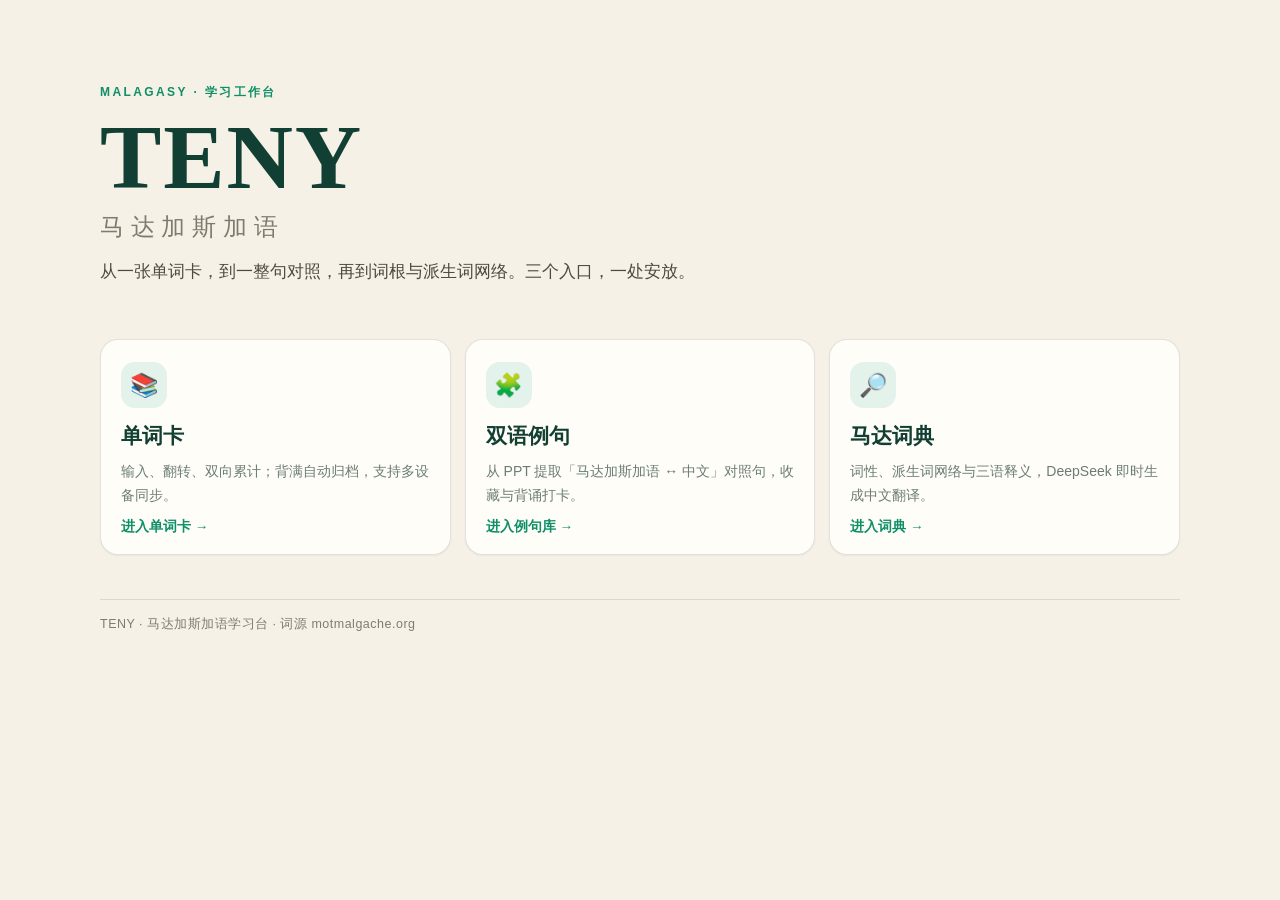
<file: index.html>
<!doctype html>
<html lang="zh-CN">
<head>
<meta charset="utf-8" />
<meta name="viewport" content="width=device-width, initial-scale=1" />
<title>TENY · 马达加斯加语学习台</title>
<meta name="description" content="单词卡、双语例句、马达加斯加语词典，三个入口。" />
<meta name="theme-color" content="#f6f1e6" />
<link rel="icon" href="/wordcard/assets/img/icon.svg" type="image/svg+xml" />
<link rel="stylesheet" href="/site.css" />
<style>
  .home {
    max-width: 1080px;
    margin: 0 auto;
    padding: clamp(30px, 8vw, 76px) clamp(18px, 4vw, 28px) 56px;
  }
  .eyebrow {
    margin: 0;
    font-size: 12px;
    letter-spacing: 0.2em;
    font-weight: 600;
    color: var(--primary);
  }
  .hero h1 {
    font-family: var(--tn-serif);
    font-size: clamp(52px, 12vw, 92px);
    line-height: 0.92;
    letter-spacing: 0.02em;
    margin: 14px 0 18px;
    color: var(--tn-forest);
  }
  .hero h1 span {
    display: block;
    margin-top: 16px;
    font-family: var(--tn-serif);
    font-size: clamp(16px, 4vw, 24px);
    font-weight: 400;
    letter-spacing: 0.28em;
    color: #807b6e;
  }
  .sub {
    max-width: 35em;
    margin: 0;
    color: #4c4a42;
    font-size: clamp(15px, 2.6vw, 17px);
    line-height: 1.85;
  }
  .cards {
    display: grid;
    grid-template-columns: repeat(3, minmax(0, 1fr));
    gap: 14px;
    margin-top: clamp(28px, 6vw, 52px);
  }
  .card {
    display: flex;
    flex-direction: column;
    gap: 10px;
    padding: 22px 20px 18px;
    background: var(--card);
    border: 1px solid var(--tn-line);
    border-radius: 18px;
    box-shadow: 0 1px 2px rgba(27, 26, 22, 0.05);
    text-decoration: none;
    color: inherit;
    transition: transform 0.18s ease, box-shadow 0.18s ease, border-color 0.18s ease;
  }
  .card:hover {
    transform: translateY(-3px);
    border-color: #2f7a62;
    box-shadow: 0 12px 28px rgba(18, 63, 51, 0.1);
  }
  .icon {
    width: 46px;
    height: 46px;
    display: grid;
    place-items: center;
    border-radius: 14px;
    background: var(--primary-soft);
    font-size: 23px;
  }
  .card h2 {
    margin: 4px 0 0;
    font-family: var(--tn-serif);
    font-size: 21px;
    color: var(--tn-forest);
  }
  .card p {
    flex: 1;
    margin: 0;
    color: #6b7d76;
    font-size: 14px;
    line-height: 1.7;
  }
  .go { font-size: 13.5px; font-weight: 600; color: var(--primary); }
  footer {
    margin-top: 44px;
    padding-top: 16px;
    border-top: 1px solid var(--tn-line);
    color: #807b6e;
    font-size: 12.5px;
    letter-spacing: 0.04em;
  }
  @media (max-width: 760px) {
    .cards { grid-template-columns: 1fr; }
    .card { flex-direction: row; align-items: flex-start; flex-wrap: wrap; }
    .card h2 { width: calc(100% - 62px); }
    .card p { width: 100%; padding-left: 56px; }
    .go { padding-left: 56px; }
  }
</style>
</head>
<body>
<main class="home">
  <header class="hero">
    <p class="eyebrow">MALAGASY · 学习工作台</p>
    <h1>TENY<span>马达加斯加语</span></h1>
    <p class="sub">从一张单词卡，到一整句对照，再到词根与派生词网络。三个入口，一处安放。</p>
  </header>

  <section class="cards" aria-label="三个学习入口">
    <a class="card" href="/wordcard/">
      <span class="icon">📚</span>
      <h2>单词卡</h2>
      <p>输入、翻转、双向累计；背满自动归档，支持多设备同步。</p>
      <span class="go">进入单词卡 →</span>
    </a>
    <a class="card" href="/examples/">
      <span class="icon">🧩</span>
      <h2>双语例句</h2>
      <p>从 PPT 提取「马达加斯加语 ↔ 中文」对照句，收藏与背诵打卡。</p>
      <span class="go">进入例句库 →</span>
    </a>
    <a class="card" href="/dict/">
      <span class="icon">🔎</span>
      <h2>马达词典</h2>
      <p>词性、派生词网络与三语释义，DeepSeek 即时生成中文翻译。</p>
      <span class="go">进入词典 →</span>
    </a>
  </section>

  <footer>TENY · 马达加斯加语学习台 · 词源 motmalgache.org</footer>
</main>
</body>
</html>
</file>
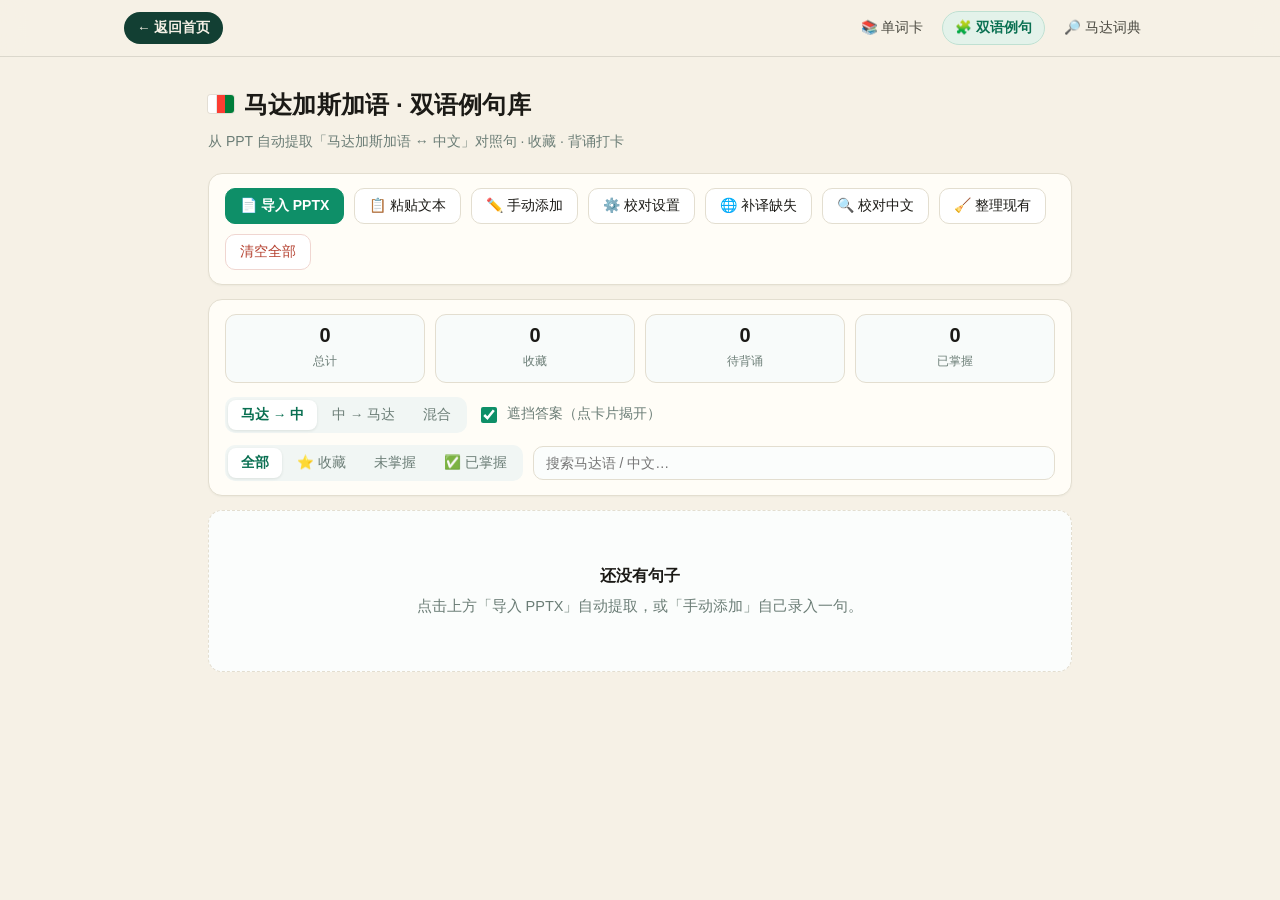
<file: examples/index.html>
<!DOCTYPE html>
<html lang="zh-CN">
<head>
<meta charset="UTF-8" />
<meta name="viewport" content="width=device-width, initial-scale=1" />
<title>马达加斯加语 · 双语例句库</title>
<script src="jszip.min.js"></script>
<style>
  :root{
    --bg:#f3f7f5;
    --card:#ffffff;
    --ink:#14231e;
    --muted:#6b7d76;
    --line:#e1e9e5;
    --accent:#0e8f68;
    --accent-dark:#0a7052;
    --accent-soft:#e6f5ef;
    --star:#e8a317;
    --radius:14px;
  }
  *{box-sizing:border-box;}
  html,body{margin:0;padding:0;}
  body{
    background:var(--bg);
    color:var(--ink);
    font-family:-apple-system,BlinkMacSystemFont,"Segoe UI","PingFang SC","Hiragino Sans GB","Microsoft YaHei",sans-serif;
    line-height:1.65;
    -webkit-font-smoothing:antialiased;
  }
  .wrap{max-width:900px;margin:0 auto;padding:28px 18px 80px;}

  /* ---------- Hero ---------- */
  .hero{margin-bottom:20px;}
  .hero h1{
    font-size:24px;margin:0 0 6px;letter-spacing:.2px;
    display:flex;align-items:center;gap:10px;
  }
  .hero h1 .flag{
    display:inline-flex;width:26px;height:18px;border-radius:3px;overflow:hidden;
    box-shadow:0 0 0 1px rgba(0,0,0,.08);flex:none;
  }
  .hero h1 .flag i{display:block;height:100%;}
  .hero h1 .flag i:nth-child(1){width:33%;background:#fff;border-right:1px solid #e6e6e6;}
  .hero h1 .flag i:nth-child(2){width:33.5%;background:#fc3d32;}
  .hero h1 .flag i:nth-child(3){width:33.5%;background:#007e3a;}
  .hero .sub{margin:0;color:var(--muted);font-size:14px;}

  /* ---------- Panels ---------- */
  .panel{
    background:var(--card);
    border:1px solid var(--line);
    border-radius:var(--radius);
    padding:14px 16px;
    margin-bottom:14px;
    box-shadow:0 1px 2px rgba(16,40,32,.04);
  }
  .row{display:flex;flex-wrap:wrap;gap:10px;align-items:center;}
  .row + .row{margin-top:12px;}

  /* ---------- Buttons ---------- */
  .btn{
    appearance:none;border:1px solid var(--line);background:#fff;color:var(--ink);
    padding:8px 14px;border-radius:10px;font-size:14px;cursor:pointer;
    font-family:inherit;transition:.15s;white-space:nowrap;
  }
  .btn:hover{background:#f7faf9;border-color:#cfdcd7;}
  .btn.primary{background:var(--accent);border-color:var(--accent);color:#fff;font-weight:600;}
  .btn.primary:hover{background:var(--accent-dark);border-color:var(--accent-dark);}
  .btn.danger{color:#b4402f;border-color:#f0d6d1;}
  .btn.danger:hover{background:#fdf2f0;}

  .status{font-size:13px;color:var(--accent-dark);margin-left:auto;}
  .status.err{color:#c0392b;}

  /* ---------- Stats ---------- */
  .stats{display:flex;gap:10px;flex-wrap:wrap;}
  .stat{
    flex:1 1 90px;min-width:80px;background:#f8fbfa;border:1px solid var(--line);
    border-radius:11px;padding:8px 10px;text-align:center;
  }
  .stat b{display:block;font-size:20px;line-height:1.2;}
  .stat span{font-size:12px;color:var(--muted);}

  /* ---------- Segmented ---------- */
  .segmented{display:inline-flex;background:#f1f6f4;border-radius:10px;padding:3px;gap:2px;flex-wrap:wrap;}
  .segmented button{
    appearance:none;border:0;background:transparent;font-family:inherit;
    padding:6px 13px;border-radius:8px;font-size:13.5px;color:var(--muted);cursor:pointer;transition:.15s;
  }
  .segmented button:hover{color:var(--ink);}
  .segmented button.active{background:#fff;color:var(--accent-dark);font-weight:600;box-shadow:0 1px 3px rgba(16,40,32,.1);}

  .switch{display:inline-flex;align-items:center;gap:7px;font-size:13.5px;color:var(--muted);cursor:pointer;user-select:none;}
  .switch input{accent-color:var(--accent);width:16px;height:16px;cursor:pointer;}

  input[type=search]{
    flex:1 1 180px;min-width:150px;padding:8px 12px;border-radius:10px;
    border:1px solid var(--line);font-family:inherit;font-size:14px;background:#fbfdfc;outline:none;
  }
  input[type=search]:focus{border-color:var(--accent);background:#fff;}

  /* ---------- Cards ---------- */
  #list{margin-top:4px;}
  .card{
    background:var(--card);border:1px solid var(--line);border-radius:var(--radius);
    padding:13px 16px 15px;margin-bottom:11px;
    box-shadow:0 1px 2px rgba(16,40,32,.04);
    transition:box-shadow .18s,border-color .18s,opacity .18s;
  }
  .card:hover{box-shadow:0 5px 16px rgba(16,40,32,.07);}
  .card.is-done{border-color:#cbe8db;background:#fbfefc;}
  .card.is-done .line{opacity:.72;}

  .card-head{display:flex;align-items:center;gap:8px;margin-bottom:8px;}
  .badge{
    font-size:11.5px;padding:2px 9px;border-radius:20px;background:var(--accent-soft);
    color:var(--accent-dark);font-weight:600;letter-spacing:.2px;
  }
  .badge.star-badge{background:#fdf4e0;color:#a97a05;}
  .badge.ai-badge{background:#efe9ff;color:#5b3ec8;}
  .badge.pend-badge{background:#fdeeee;color:#b04a3a;}
  .badge.warn-badge{background:#fff2e6;color:#b06a1f;}
  .badge.ok-badge{background:#e8f7ef;color:#2f7a52;}
  .actions{margin-left:auto;display:flex;gap:4px;}
  .icon{
    appearance:none;border:1px solid transparent;background:transparent;cursor:pointer;
    width:32px;height:32px;border-radius:9px;font-size:15px;line-height:1;
    color:#9db0a9;display:flex;align-items:center;justify-content:center;
    transition:.15s;font-family:inherit;padding:0;
  }
  .icon:hover{background:#f1f6f4;color:var(--ink);}
  .icon.on{color:var(--star);}
  .icon.on[data-act=done]{color:var(--accent);}

  .line{transition:filter .18s,opacity .18s;}
  .line.src{font-size:17px;font-weight:600;letter-spacing:.1px;}
  .line.tgt{font-size:15.5px;color:#4d635b;margin-top:3px;}

  .line.tgt.masked{
    filter:blur(6.5px);
    opacity:.65;
    cursor:pointer;
    user-select:none;
  }
  .line.tgt.masked:hover{opacity:.8;}
  .line.tgt.masked::selection{background:transparent;}

  .empty{
    text-align:center;color:var(--muted);padding:52px 20px;
    border:1.5px dashed var(--line);border-radius:var(--radius);background:#fbfdfc;font-size:14.5px;
  }
  .empty b{display:block;font-size:16px;color:var(--ink);margin-bottom:6px;}

  /* ---------- Modal ---------- */
  .modal{
    position:fixed;inset:0;background:rgba(12,32,26,.42);
    display:none;align-items:center;justify-content:center;padding:18px;z-index:50;
    backdrop-filter:blur(2px);
  }
  .modal.open{display:flex;}
  .modal-box{
    background:#fff;border-radius:16px;padding:22px;width:100%;max-width:560px;
    max-height:88vh;overflow:auto;box-shadow:0 20px 60px rgba(10,40,30,.25);
  }
  .modal-box h3{margin:0 0 6px;font-size:18px;}
  .modal-box .hint{margin:0 0 14px;font-size:13px;color:var(--muted);}
  .field{display:block;margin-bottom:13px;}
  .field span{display:block;font-size:13px;font-weight:600;color:var(--muted);margin-bottom:5px;}
  .field input,.field textarea{
    width:100%;padding:10px 12px;border-radius:10px;border:1px solid var(--line);
    font-family:inherit;font-size:14.5px;background:#fbfdfc;outline:none;resize:vertical;
  }
  .field input:focus,.field textarea:focus{border-color:var(--accent);background:#fff;}
  .field.cbx{display:flex;align-items:center;gap:8px;}
  .field.cbx input{width:auto;margin:0;}
  .field.cbx span{display:inline;margin:0;color:var(--ink);}
  .modal-foot{display:flex;justify-content:flex-end;gap:10px;margin-top:18px;}

  @media (max-width:560px){
    .wrap{padding:18px 12px 70px;}
    .hero h1{font-size:19px;}
    .status{margin-left:0;width:100%;}
    .line.src{font-size:16px;}
  }
</style>
<link rel="stylesheet" href="/site.css" />
</head>
<body>
<header class="tn-bar">
  <div class="tn-inner">
    <a class="tn-back" href="/">← 返回首页</a>
    <nav class="tn-nav" aria-label="站点导航">
      <a href="/wordcard/">📚 单词卡</a>
      <a href="/examples/" class="active">🧩 双语例句</a>
      <a href="/dict/">🔎 马达词典</a>
    </nav>
  </div>
</header>
<div class="wrap">

  <header class="hero">
    <h1><span class="flag"><i></i><i></i><i></i></span>马达加斯加语 · 双语例句库</h1>
    <p class="sub">从 PPT 自动提取「马达加斯加语 ↔ 中文」对照句 · 收藏 · 背诵打卡</p>
  </header>

  <!-- 工具栏 -->
  <section class="panel">
    <div class="row">
      <button class="btn primary" id="importBtn">📄 导入 PPTX</button>
      <input type="file" id="fileInput" accept=".pptx" hidden />
      <button class="btn" id="pasteBtn">📋 粘贴文本</button>
      <button class="btn" id="manualBtn">✏️ 手动添加</button>
      <button class="btn" id="aiBtn">⚙️ 校对设置</button>
      <button class="btn" id="fillBtn">🌐 补译缺失</button>
      <button class="btn" id="reviewBtn">🔍 校对中文</button>
      <button class="btn" id="tidyBtn">🧹 整理现有</button>
      <button class="btn danger" id="clearBtn">清空全部</button>
      <span class="status" id="status"></span>
    </div>
  </section>

  <!-- 统计 + 控制 -->
  <section class="panel">
    <div class="row stats">
      <div class="stat"><b id="statAll">0</b><span>总计</span></div>
      <div class="stat"><b id="statStar">0</b><span>收藏</span></div>
      <div class="stat"><b id="statTodo">0</b><span>待背诵</span></div>
      <div class="stat"><b id="statDone">0</b><span>已掌握</span></div>
    </div>
    <div class="row" style="margin-top:14px;">
      <div class="segmented" id="dirSeg">
        <button data-dir="mg2zh">马达 → 中</button>
        <button data-dir="zh2mg">中 → 马达</button>
        <button data-dir="mixed">混合</button>
      </div>
      <label class="switch"><input type="checkbox" id="hideToggle" checked /> 遮挡答案（点卡片揭开）</label>
    </div>
    <div class="row">
      <div class="segmented" id="filterSeg">
        <button data-filter="all">全部</button>
        <button data-filter="star">⭐ 收藏</button>
        <button data-filter="todo">未掌握</button>
        <button data-filter="done">✅ 已掌握</button>
      </div>
      <input type="search" id="search" placeholder="搜索马达语 / 中文…" />
    </div>
  </section>

  <main id="list"></main>
</div>

<!-- 弹窗 -->
<div class="modal" id="modal"><div class="modal-box"></div></div>

<script>
/* =========================================================
   数据层
   ========================================================= */
const DATA_KEY = 'mg-zh-sentences-v1';
const SETTINGS_KEY = 'mg-zh-settings-v1';

let sentences = [];
let settings = { dir: 'mg2zh', hidden: true, filter: 'all', apiKey: '', model: 'deepseek-chat', verify: true };

function loadAll(){
  try{
    const raw = localStorage.getItem(DATA_KEY);
    if (raw) sentences = JSON.parse(raw) || [];
  }catch(e){ sentences = []; }
  try{
    const s = localStorage.getItem(SETTINGS_KEY);
    if (s) settings = Object.assign(settings, JSON.parse(s));
  }catch(e){}
}
function saveData(){
  try{ localStorage.setItem(DATA_KEY, JSON.stringify(sentences)); }catch(e){}
}
function saveSettings(){
  try{ localStorage.setItem(SETTINGS_KEY, JSON.stringify(settings)); }catch(e){}
}
function uid(){
  return Math.random().toString(36).slice(2,9) + Date.now().toString(36);
}
function esc(s){
  return String(s).replace(/[&<>"']/g, c => ({'&':'&amp;','<':'&lt;','>':'&gt;','"':'&quot;',"'":'&#39;'}[c]));
}

/* =========================================================
   语言识别 & 拆句
   ========================================================= */
const HAN_RE = /[\u3400-\u4dbf\u4e00-\u9fff\uf900-\ufaff]/;
const LATIN_RE = /[A-Za-zÀ-ÖØ-öø-ÿĀ-ſ]/;
const TRIM_RE = /^[\s\-–—:：·•|｜\/,、;；]+|[\s\-–—:：·•|｜\/,、;；]+$/g;
const PAREN_CHARS_RE = /[（）()【】\[\]［］]/g;
const SENT_PUNCT_RE = /[.,。，!！?？…]/;

/** 只去掉括号符号本身，括号里的内容保留 */
function stripParens(s){
  return String(s).replace(PAREN_CHARS_RE, ' ');
}

function cleanText(s){
  return stripParens(s)
    .replace(/\s+([.,!?;:。，！？；：、])/g, '$1')
    .replace(TRIM_RE, '')
    .replace(/\s+/g, ' ')
    .trim();
}

/** 只看马达语：带 。，?! 这类句读才算句子 */
function isSentence(mg){
  return SENT_PUNCT_RE.test(mg);
}

/** “……Rakoto.Rakoto” 这种重复人名：留一个在原句，多出来的挪到译文行 */
function fixNameTail(mg, zh){
  const m = mg.match(/^(.*?)([A-Za-zÀ-ÿ'\-]+)(\s*\.\s*)([A-Za-zÀ-ÿ'\-]+)\s*$/);
  if (!m) return { mg, zh };
  if (m[2].toLowerCase() !== m[4].toLowerCase()) return { mg, zh };
  const name = m[4];
  const newMg = m[1] + m[2] + '.';
  let newZh = zh;
  if (/[。！？.!?]$/.test(newZh)) newZh = newZh.slice(0, -1) + '，' + name + '。';
  else newZh = newZh + '，' + name + '。';
  return { mg: newMg, zh: newZh };
}

/** 把一行按“中文段 / 拉丁字母段”切开 */
function splitLine(line){
  const segs = [];
  let buf = '', cur = null;
  const push = () => {
    const t = buf.trim();
    if (t && cur) segs.push({ type: cur, text: t });
    buf = '';
  };
  for (const ch of line){
    let t;
    if (HAN_RE.test(ch)) t = 'zh';
    else if (LATIN_RE.test(ch)) t = 'la';
    else t = 'other';

    if (t === 'other'){ buf += ch; continue; }   // 标点粘在相邻段上
    if (cur && t !== cur) push();
    cur = t;
    buf += ch;
  }
  push();

  // 中文译文里保留的马达语人名（如 “谢谢你，Rakoto。”）不当作马达语句子：
  // 紧跟中文、且很短的拉丁片段，并回中文那段
  for (let i = segs.length - 1; i >= 1; i--){
    const cur = segs[i], prev = segs[i - 1];
    if (cur.type === 'la' && prev.type === 'zh' && cur.text.split(/\s+/).filter(Boolean).length <= 3){
      prev.text = prev.text.replace(/\s+$/, '') + cur.text;
      segs.splice(i, 1);
    }
  }
  return segs;
}

/** 判断一段拉丁字母文本像不像马达加斯加语 */
function looksLikeMalagasy(s){
  if (!LATIN_RE.test(s)) return false;
  if (HAN_RE.test(s)) return false;
  const letters = s.replace(/[^A-Za-zÀ-ÿ]/g, '');
  if (letters.length < 2) return false;
  // 马达加斯加语字母表里没有 c / q / w / x（借词偶尔出现）
  const rare = (s.match(/[cCqQwWxX]/g) || []).length;
  if (letters.length >= 5 && rare / letters.length > 0.12) return false;
  return true;
}

/** 从一串文本行里配对出 中↔马 句子 */
function pairLines(lines){
  const segs = [];
  for (const line of lines){
    // 先在整行层面去掉括号符号，避免括号被“中/拉丁”切分拆开
    for (const seg of splitLine(stripParens(line))) segs.push(seg);
  }

  const pairs = [], solo = [];
  let i = 0;
  while (i < segs.length){
    const a = segs[i], b = segs[i + 1];
    if (b && a.type !== b.type){
      const mg = cleanText(a.type === 'la' ? a.text : b.text);
      const zh = cleanText(a.type === 'zh' ? a.text : b.text);
      if (mg && zh && looksLikeMalagasy(mg) && HAN_RE.test(zh)){
        pairs.push({ mg, zh });
        i += 2;
        continue;
      }
    }
    if (a.type === 'la'){
      const mg = cleanText(a.text);
      if (mg && looksLikeMalagasy(mg)) solo.push(mg);
    }
    i += 1;
  }
  return { pairs, solo };
}

/* =========================================================
   PPTX 解析
   ========================================================= */
async function parsePptx(file){
  if (typeof JSZip === 'undefined'){
    throw new Error('解析库未加载，请检查网络后刷新页面');
  }
  const zip = await JSZip.loadAsync(file);

  const slideNames = Object.keys(zip.files)
    .filter(n => /^ppt\/slides\/slide\d+\.xml$/i.test(n))
    .sort((a, b) => {
      const na = +(a.match(/slide(\d+)\.xml$/i) || [0,0])[1];
      const nb = +(b.match(/slide(\d+)\.xml$/i) || [0,0])[1];
      return na - nb;
    });

  if (!slideNames.length) throw new Error('没有找到幻灯片内容（文件可能不是 .pptx）');

  const allPairs = [], allSolo = [];
  for (const name of slideNames){
    const xml = await zip.file(name).async('string');
    const doc = new DOMParser().parseFromString(xml, 'application/xml');

    const lines = [];
    const paras = doc.getElementsByTagNameNS('*', 'p');
    for (let k = 0; k < paras.length; k++){
      const p = paras[k];
      const ts = p.getElementsByTagNameNS('*', 't');
      let s = '';
      for (let j = 0; j < ts.length; j++) s += ts[j].textContent;
      s = s.replace(/\s+/g, ' ').trim();
      if (s) lines.push(s);
    }

    const r = pairLines(lines);
    allPairs.push(...r.pairs);
    allSolo.push(...r.solo);
  }
  return { pairs: allPairs, solo: allSolo };
}

/* =========================================================
   增删改查
   ========================================================= */
function normalizeKey(mg, zh){
  return (mg + '||' + zh).toLowerCase().replace(/\s+/g, '');
}

/* =========================================================
   DeepSeek 译文校对
   ========================================================= */
const AI_CACHE_KEY = 'mg-zh-ai-cache-v1';
const AI_DIFF_LIMIT = 70;
let aiCache = {};

function loadAiCache(){
  try{ aiCache = JSON.parse(localStorage.getItem(AI_CACHE_KEY) || '{}') || {}; }catch(e){ aiCache = {}; }
}
function saveAiCache(){
  try{ localStorage.setItem(AI_CACHE_KEY, JSON.stringify(aiCache)); }catch(e){}
}
function aiReady(){
  return !!(settings.verify !== false && settings.apiKey);
}

async function aiCheckChunk(chunk){
  const body = {
    model: settings.model || 'deepseek-chat',
    temperature: 0,
    response_format: { type: 'json_object' },
    messages: [
      { role: 'system', content: '你是马达加斯加语→中文翻译审校。用户给出若干条 {i, mg, zh}：mg 是马达加斯加语原文，zh 是 PPT 给出的中文译文。先在心里把 mg 准确译成中文，再判断 zh 与正确译文的语义差距，给出 0-100 的差异百分比（0=意思一致，100=无关或译文错误）。语序、语气、同义词、详略、标点差异都不算大差距。只输出 JSON：{"results":[{"i":1,"diff":0,"suggest":"更准确的中文译文","reason":"简短理由"}]}' },
      { role: 'user', content: JSON.stringify(chunk.map((p, i) => ({ i: i + 1, mg: p.mg, zh: p.zh }))) }
    ]
  };
  const res = await fetch('https://api.deepseek.com/chat/completions', {
    method: 'POST',
    headers: { 'Content-Type': 'application/json', 'Authorization': 'Bearer ' + settings.apiKey },
    body: JSON.stringify(body)
  });
  if (!res.ok){
    let msg = 'HTTP ' + res.status;
    try{
      const j = await res.json();
      if (j && j.error && j.error.message) msg += '：' + j.error.message;
    }catch(e){}
    if (res.status === 401) msg += '（API Key 不对）';
    throw new Error(msg);
  }
  const data = await res.json();
  const text = (data.choices && data.choices[0] && data.choices[0].message && data.choices[0].message.content) || '{}';
  let parsed = {};
  try{ parsed = JSON.parse(text); }catch(e){
    const m = text.match(/\{[\s\S]*\}/);
    if (m){ try{ parsed = JSON.parse(m[0]); }catch(e2){} }
  }
  const arr = parsed.results || parsed.data || parsed.items || [];
  const out = chunk.map(() => null);
  for (const r of arr){
    const i = Number(r.i || r.index || r.id);
    if (i >= 1 && i <= chunk.length){
      out[i - 1] = {
        diff: Math.max(0, Math.min(100, Number(r.diff) || 0)),
        reason: String(r.reason || ''),
        suggest: String(r.suggest || '').trim()
      };
    }
  }
  return out;
}

/** 逐批送 DeepSeek 校对，返回 { kept, dropped } */
async function aiFilter(list){
  const kept = [], dropped = [], todo = [];
  for (const p of list){
    const ck = normalizeKey(p.mg, p.zh);
    if (aiCache[ck]){
      const item = { mg: p.mg, zh: p.zh, ai: aiCache[ck] };
      (aiCache[ck].diff > AI_DIFF_LIMIT ? dropped : kept).push(item);
    } else {
      todo.push(p);
    }
  }
  const CHUNK = 8;
  for (let s = 0; s < todo.length; s += CHUNK){
    const chunk = todo.slice(s, s + CHUNK);
    setStatus(`DeepSeek 校对中 ${Math.min(s + CHUNK, todo.length)}/${todo.length}…`);
    const res = await aiCheckChunk(chunk);
    chunk.forEach((p, i) => {
      const r = res[i] || { diff: 0, reason: '未返回结果，按保留处理' };
      aiCache[normalizeKey(p.mg, p.zh)] = r;
      const item = { mg: p.mg, zh: p.zh, ai: r };
      (r.diff > AI_DIFF_LIMIT ? dropped : kept).push(item);
    });
    saveAiCache();
  }
  return { kept, dropped };
}

async function aiTranslateChunk(chunk){
  const body = {
    model: settings.model || 'deepseek-chat',
    temperature: 0.2,
    response_format: { type: 'json_object' },
    messages: [
      { role: 'system', content: '你是马达加斯加语→中文翻译。把每条马达加斯加语准确、自然地译成中文；人名、地名等专有名词保留原样或音译，不要解释、不要加注释。只输出 JSON：{"results":[{"i":1,"zh":"中文译文"}]}' },
      { role: 'user', content: JSON.stringify(chunk.map((mg, i) => ({ i: i + 1, mg }))) }
    ]
  };
  const res = await fetch('https://api.deepseek.com/chat/completions', {
    method: 'POST',
    headers: { 'Content-Type': 'application/json', 'Authorization': 'Bearer ' + settings.apiKey },
    body: JSON.stringify(body)
  });
  if (!res.ok){
    let msg = 'HTTP ' + res.status;
    try{
      const j = await res.json();
      if (j && j.error && j.error.message) msg += '：' + j.error.message;
    }catch(e){}
    if (res.status === 401) msg += '（API Key 不对）';
    throw new Error(msg);
  }
  const data = await res.json();
  const text = (data.choices && data.choices[0] && data.choices[0].message && data.choices[0].message.content) || '{}';
  let parsed = {};
  try{ parsed = JSON.parse(text); }catch(e){
    const m = text.match(/\{[\s\S]*\}/);
    if (m){ try{ parsed = JSON.parse(m[0]); }catch(e2){} }
  }
  const arr = parsed.results || parsed.data || parsed.items || [];
  const out = chunk.map(() => '');
  for (const r of arr){
    const i = Number(r.i || r.index || r.id);
    if (i >= 1 && i <= chunk.length) out[i - 1] = String(r.zh || r.translation || '').trim();
  }
  return out;
}

async function aiTranslateAll(list){
  const out = [];
  const CHUNK = 8;
  for (let s = 0; s < list.length; s += CHUNK){
    const chunk = list.slice(s, s + CHUNK);
    setStatus(`DeepSeek 补译中 ${Math.min(s + CHUNK, list.length)}/${list.length}…`);
    const res = await aiTranslateChunk(chunk);
    chunk.forEach((mg, i) => {
      const zh = (res[i] || '').trim();
      if (zh) out.push({ mg, zh });
    });
  }
  return out;
}

function showDropped(dropped){
  const overlay = document.getElementById('modal');
  const box = overlay.querySelector('.modal-box');
  box.innerHTML = `
    <h3>PPT 译文和原文差距 &gt;70%，共 ${dropped.length} 条</h3>
    <p class="hint">这些句子照样保留了，只是不再用 PPT 那版译文，改由 AI 重新翻译并标注 🤖；如果 AI 没跑成功就标成“待补译”。</p>
    <div style="max-height:52vh;overflow:auto;border:1px solid var(--line);border-radius:10px">
      ${dropped.map(d => `<div style="padding:10px 12px;border-bottom:1px solid var(--line)">
        <div style="font-weight:600">${esc(d.mg)}</div>
        <div style="color:var(--muted);margin-top:2px">${esc(d.zh)}</div>
        <div style="font-size:12.5px;color:#b4532a;margin-top:4px">差距 ${d.ai.diff}%${d.ai.reason ? ' · ' + esc(d.ai.reason) : ''}</div>
      </div>`).join('')}
    </div>
    <div class="modal-foot"><button class="btn primary" data-close>知道了</button></div>`;
  overlay.classList.add('open');
  box.querySelector('[data-close]').onclick = () => overlay.classList.remove('open');
  overlay.onclick = e => { if (e.target === overlay) overlay.classList.remove('open'); };
}

async function addPairs(pairs, soloSegs){
  let dup = 0, notSentence = 0;
  const seen = new Set(sentences.map(s => normalizeKey(s.mg, s.zh)));
  const mgSeen = new Set(sentences.map(s => s.mg.toLowerCase()));
  const candidates = [];

  for (const p of (pairs || [])){
    const fixed = fixNameTail(cleanText(p.mg || ''), cleanText(p.zh || ''));
    const mg = fixed.mg, zh = fixed.zh;
    if (!mg || !zh) continue;
    if (!isSentence(mg)){ notSentence++; continue; }
    const key = normalizeKey(mg, zh);
    if (seen.has(key)){ dup++; continue; }
    seen.add(key);
    mgSeen.add(mg.toLowerCase());
    candidates.push({ mg, zh });
  }

  // 只有马达语、没有中文的句子：也要收，译文后面补
  const solos = [];
  for (const raw of (soloSegs || [])){
    const mg = fixNameTail(cleanText(raw), '').mg;
    if (!mg) continue;
    if (!isSentence(mg)){ notSentence++; continue; }
    if (mgSeen.has(mg.toLowerCase())) continue;
    mgSeen.add(mg.toLowerCase());
    solos.push(mg);
  }

  if (!candidates.length && !solos.length){
    render();
    const bits = [];
    if (dup) bits.push(`重复 ${dup} 句`);
    if (notSentence) bits.push(`马达语没有句读的 ${notSentence} 条`);
    setStatus('没有可导入的句子' + (bits.length ? `（${bits.join('，')}）` : ''), true);
    return;
  }

  let kept = candidates, bad = [], aiErr = '';
  if (aiReady() && candidates.length){
    try{
      const r = await aiFilter(candidates);
      kept = r.kept; bad = r.dropped;
    }catch(err){
      aiErr = err.message || String(err);
    }
  }

  // 需要 AI 翻译的：没有中文的 + PPT 译文被判定不可信的（句子照样保留）
  const needAi = [], aiSeen = new Set();
  for (const mg of solos.concat(bad.map(b => b.mg))){
    if (aiSeen.has(mg.toLowerCase())) continue;
    aiSeen.add(mg.toLowerCase());
    needAi.push(mg);
  }

  const madeMap = new Map();
  for (const b of bad){
    if (b.ai && b.ai.suggest) madeMap.set(b.mg, b.ai.suggest);
  }
  const stillNeed = needAi.filter(mg => !madeMap.has(mg));
  if (stillNeed.length && aiReady() && !aiErr){
    try{
      const made = await aiTranslateAll(stillNeed);
      made.forEach(m => madeMap.set(m.mg, m.zh));
    }catch(err){
      aiErr = err.message || String(err);
    }
  }

  for (const p of kept){
    sentences.push({ id: uid(), mg: p.mg, zh: p.zh, starred: false, done: false, createdAt: Date.now() });
  }
  for (const mg of needAi){
    const zh = madeMap.get(mg);
    sentences.push({
      id: uid(), mg,
      zh: zh || '（待补译）',
      aiGen: !!zh, pending: !zh,
      starred: false, done: false, createdAt: Date.now()
    });
  }
  saveData(); render();

  const parts = [`已导入 ${kept.length} 句`];
  if (madeMap.size) parts.push(`AI 补译 ${madeMap.size} 句`);
  const pendCount = needAi.filter(mg => !madeMap.has(mg)).length;
  if (pendCount) parts.push(`待补译 ${pendCount} 句`);
  if (bad.length) parts.push(`PPT 译文不符 ${bad.length} 条（已换 AI 译文）`);
  if (dup) parts.push(`重复 ${dup} 句`);
  if (notSentence) parts.push(`非句子 ${notSentence} 条`);
  if (!aiReady()) parts.push('未设置 API Key，AI 校对/补译已跳过');
  if (aiErr) parts.push('AI 出错：' + aiErr);
  setStatus(parts.join('，'), !!aiErr);
  if (bad.length) showDropped(bad);
}

/* =========================================================
   渲染
   ========================================================= */
function dirFor(s){
  if (settings.dir === 'mixed'){
    let h = 0;
    for (let i = 0; i < s.id.length; i++) h = (h * 31 + s.id.charCodeAt(i)) >>> 0;
    return h % 2 ? 'mg2zh' : 'zh2mg';
  }
  return settings.dir;
}

function cardHTML(s){
  const dir = dirFor(s);
  const isMGFirst = dir === 'mg2zh';
  const srcText = isMGFirst ? s.mg : s.zh;
  const tgtText = isMGFirst ? s.zh : s.mg;
  const dirLabel = isMGFirst ? '马达 → 中' : '中 → 马达';
  const masked = settings.hidden ? ' masked' : '';

  return `<article class="card${s.done ? ' is-done' : ''}" data-id="${s.id}">
    <div class="card-head">
      <span class="badge">${dirLabel}</span>
      ${s.starred ? '<span class="badge star-badge">⭐ 收藏</span>' : ''}
      ${s.aiGen ? '<span class="badge ai-badge">🤖 AI 译</span>' : ''}
      ${s.pending ? '<span class="badge pend-badge">⏳ 待补译</span>' : ''}
      ${s.review && s.review.diff > 70 ? '<span class="badge warn-badge">⚠ 待复核</span>' : ''}
      ${s.aiFixed ? '<span class="badge ok-badge">✔ AI 校</span>' : ''}
      <div class="actions">
        <button class="icon${s.starred ? ' on' : ''}" data-act="star" title="收藏 / 取消收藏">${s.starred ? '★' : '☆'}</button>
        <button class="icon${s.done ? ' on' : ''}" data-act="done" title="${s.done ? '移回待背诵' : '标记为已掌握'}">✓</button>
        <button class="icon" data-act="del" title="删除这一句">🗑</button>
      </div>
    </div>
    <div class="line src">${esc(srcText)}</div>
    <div class="line tgt${masked}">${esc(tgtText)}</div>
  </article>`;
}

function render(){
  // 同步控件状态
  document.querySelectorAll('#dirSeg button').forEach(b =>
    b.classList.toggle('active', b.dataset.dir === settings.dir));
  document.querySelectorAll('#filterSeg button').forEach(b =>
    b.classList.toggle('active', b.dataset.filter === settings.filter));
  document.getElementById('hideToggle').checked = settings.hidden;

  // 统计
  document.getElementById('statAll').textContent = sentences.length;
  document.getElementById('statStar').textContent = sentences.filter(s => s.starred).length;
  document.getElementById('statTodo').textContent = sentences.filter(s => !s.done).length;
  document.getElementById('statDone').textContent = sentences.filter(s => s.done).length;

  // 过滤
  const q = (document.getElementById('search').value || '').trim().toLowerCase();
  const list = sentences.filter(s => {
    if (settings.filter === 'star' && !s.starred) return false;
    if (settings.filter === 'todo' && s.done) return false;
    if (settings.filter === 'done' && !s.done) return false;
    if (q){
      const hay = (s.mg + ' ' + s.zh).toLowerCase();
      if (!hay.includes(q)) return false;
    }
    return true;
  });

  const box = document.getElementById('list');
  if (!sentences.length){
    box.innerHTML = `<div class="empty">
      <b>还没有句子</b>
      点击上方「导入 PPTX」自动提取，或「手动添加」自己录入一句。
    </div>`;
    return;
  }
  if (!list.length){
    box.innerHTML = `<div class="empty"><b>这个列表是空的</b>换个筛选条件或搜索词试试。</div>`;
    return;
  }
  box.innerHTML = list.map(cardHTML).join('');
}

/* =========================================================
   状态提示
   ========================================================= */
let statusTimer = null;
function setStatus(msg, isErr){
  const el = document.getElementById('status');
  el.textContent = msg;
  el.classList.toggle('err', !!isErr);
  clearTimeout(statusTimer);
  statusTimer = setTimeout(() => { el.textContent = ''; }, 6000);
}

/* =========================================================
   弹窗
   ========================================================= */
function openModal({ title, hint, fields, onSubmit, okText = '确定' }){
  const overlay = document.getElementById('modal');
  const box = overlay.querySelector('.modal-box');

  box.innerHTML = `
    <h3>${esc(title)}</h3>
    ${hint ? `<p class="hint">${esc(hint)}</p>` : ''}
    ${fields.map(f => f.type === 'checkbox'
      ? `<label class="field cbx"><input type="checkbox" name="${f.name}" ${f.value ? 'checked' : ''} /><span>${esc(f.label || '')}</span></label>`
      : `<label class="field">
        ${f.label ? `<span>${esc(f.label)}</span>` : ''}
        ${f.type === 'textarea'
          ? `<textarea name="${f.name}" rows="${f.rows || 10}" placeholder="${esc(f.placeholder || '')}">${esc(f.value || '')}</textarea>`
          : `<input type="${f.type === 'password' ? 'password' : 'text'}" name="${f.name}" value="${esc(f.value || '')}" placeholder="${esc(f.placeholder || '')}" />`}
      </label>`).join('')}
    <div class="modal-foot">
      <button class="btn" data-close>取消</button>
      <button class="btn primary" data-ok>${esc(okText)}</button>
    </div>`;

  overlay.classList.add('open');

  const close = () => overlay.classList.remove('open');
  box.querySelector('[data-close]').onclick = close;
  box.querySelector('[data-ok]').onclick = () => {
    const values = {};
    fields.forEach(f => {
      const el = box.querySelector(`[name="${f.name}"]`);
      values[f.name] = el ? (f.type === 'checkbox' ? el.checked : el.value) : '';
    });
    if (onSubmit(values) !== false) close();
  };
  overlay.onclick = e => { if (e.target === overlay) close(); };

  const first = box.querySelector('textarea, input');
  if (first) setTimeout(() => first.focus(), 60);
}

/* =========================================================
   交互
   ========================================================= */
// 导入 PPTX
document.getElementById('importBtn').onclick = () => document.getElementById('fileInput').click();

document.getElementById('fileInput').onchange = e => {
  const f = e.target.files && e.target.files[0];
  if (f) handleFile(f);
  e.target.value = '';
};

async function handleFile(file){
  if (!/\.pptx$/i.test(file.name)){
    setStatus('请选择 .pptx 格式的文件（旧版 .ppt 请先另存为 .pptx）', true);
    return;
  }
  setStatus('正在解析…');
  try{
    const r = await parsePptx(file);
    await addPairs(r.pairs, r.solo);
  }catch(err){
    console.error(err);
    setStatus('解析失败：' + (err.message || err), true);
  }
}

// 拖拽导入
document.addEventListener('dragover', e => e.preventDefault());
document.addEventListener('drop', e => {
  e.preventDefault();
  const f = e.dataTransfer.files && e.dataTransfer.files[0];
  if (f) handleFile(f);
});

// 粘贴文本
document.getElementById('pasteBtn').onclick = () => {
  openModal({
    title: '粘贴文本',
    hint: '每行一句。中马可以写在同一行（例如 “Misaotra anao. 谢谢你。”），也可以上下两行交替出现，系统会自动配对。括号只去掉符号、内容保留；马达语没有 。，?! 的条目不算句子、会被跳过；设置过 API Key 时会先让 DeepSeek 核对译文。',
    fields: [{ name: 'text', label: '', type: 'textarea', rows: 12, placeholder: 'Misaotra anao.\n谢谢你。\nManao ahoana ianao?\n你好吗？' }],
    okText: '提取',
    onSubmit(v){
      const lines = (v.text || '').split('\n').map(s => s.replace(/\s+/g, ' ').trim()).filter(Boolean);
      if (!lines.length){ alert('还没有输入内容'); return false; }
      const r = pairLines(lines);
      if (!r.pairs.length && !r.solo.length){ alert('没有识别到马达语句子，请检查格式'); return false; }
      addPairs(r.pairs, r.solo).catch(err => setStatus('导入失败：' + (err.message || err), true));
      return true;
    }
  });
};

// 手动添加
document.getElementById('manualBtn').onclick = () => {
  openModal({
    title: '手动添加句子',
    fields: [
      { name: 'mg', label: '马达加斯加语', type: 'input', placeholder: 'Misaotra anao.' },
      { name: 'zh', label: '中文翻译', type: 'input', placeholder: '谢谢你。' }
    ],
    okText: '添加',
    onSubmit(v){
      const mg = cleanText(v.mg || '');
      const zh = cleanText(v.zh || '');
      if (!mg || !zh){ alert('两边都要填写哦'); return false; }
      if (sentences.some(s => normalizeKey(s.mg, s.zh) === normalizeKey(mg, zh))){
        alert('这句已经在库里了');
        return false;
      }
      sentences.push({ id: uid(), mg, zh, starred: false, done: false, createdAt: Date.now() });
      saveData(); render(); setStatus('已添加 1 句');
    }
  });
};

// 校对设置
document.getElementById('aiBtn').onclick = () => {
  openModal({
    title: 'DeepSeek 校对设置',
    hint: '导入时把每条马达语交给 DeepSeek 重新翻译，再和 PPT 给的中文比对：差距 >70% 的条目自动删除。界面上显示的译文永远是 PPT 那版，AI 只判断不改写。API Key 只保存在这台电脑的浏览器里。',
    fields: [
      { name: 'apiKey', label: 'DeepSeek API Key', type: 'password', value: settings.apiKey || '', placeholder: 'sk-...' },
      { name: 'model', label: '模型', type: 'input', value: settings.model || 'deepseek-chat', placeholder: 'deepseek-chat' },
      { name: 'verify', label: '启用 AI 校对', type: 'checkbox', value: settings.verify !== false }
    ],
    okText: '保存',
    onSubmit(v){
      settings.apiKey = (v.apiKey || '').trim();
      settings.model = (v.model || 'deepseek-chat').trim();
      settings.verify = !!v.verify;
      saveSettings();
      if (settings.apiKey && settings.verify){
        setStatus('已保存，正在验证 API Key…');
        fetch('https://api.deepseek.com/chat/completions', {
          method: 'POST',
          headers: { 'Content-Type': 'application/json', 'Authorization': 'Bear' + 'er ' + settings.apiKey },
          body: JSON.stringify({
            model: settings.model || 'deepseek-chat',
            max_tokens: 1,
            messages: [{ role: 'user', content: 'hi' }]
          })
        }).then(async r => {
          if (r.ok){ setStatus('API Key 可用 ✓'); return; }
          let msg = 'HTTP ' + r.status;
          try{ const j = await r.json(); if (j && j.error && j.error.message) msg = j.error.message; }catch(e){}
          setStatus('API Key 不可用：' + msg, true);
        }).catch(err => setStatus('验证失败（网络）：' + (err.message || err), true));
      } else {
        setStatus(settings.apiKey ? '已保存（未启用 AI 校对）' : '已保存，但没有填 API Key');
      }
    }
  });
};

// 校对中文：拿现有中文和马达语原文逐条比对
async function reviewSentences(){
  const all = sentences.filter(s => s.zh && !s.pending && !s.aiFixed);
  if (!all.length){ setStatus('没有需要校对的句子'); return; }
  if (!aiReady()){ setStatus('先在 ⚙️ 校对设置 里填 API Key', true); return; }

  // 已经校过但没处理的，直接用上次结论，不重复花钱
  const flagged = all.filter(s => s.review && s.review.diff > 70);
  const list = all.filter(s => !s.review);

  const CHUNK = 8;
  try{
    for (let i = 0; i < list.length; i += CHUNK){
      const chunk = list.slice(i, i + CHUNK);
      setStatus(`校对中 ${Math.min(i + CHUNK, list.length)}/${list.length}…`);
      const res = await aiCheckChunk(chunk.map(s => ({ mg: s.mg, zh: s.zh })));
      chunk.forEach((s, k) => {
        const r = res[k];
        if (!r) return;
        s.review = { diff: r.diff, reason: r.reason, suggest: r.suggest, at: Date.now() };
        if (r.diff > 70) flagged.push(s);
      });
      saveData(); render();
    }
  }catch(err){
    saveData(); render();
    setStatus('校对中断：' + (err.message || err), true);
    if (flagged.length) showReview(flagged);
    return;
  }

  saveData(); render();
  setStatus(`校对完成：${list.length} 句，发现 ${flagged.length} 句中文可能不准`);
  showReview(flagged);
}

function showReview(items){
  const overlay = document.getElementById('modal');
  const box = overlay.querySelector('.modal-box');
  const rowHTML = s => `<div class="rev-item" data-id="${s.id}" style="padding:12px;border-bottom:1px solid var(--line)">
      <div style="font-weight:600">${esc(s.mg)}</div>
      <div style="margin-top:4px;color:var(--muted)">现在：${esc(s.zh)}</div>
      <div style="margin-top:4px;color:#2f7a52">建议：${esc(s.review.suggest || '（AI 没给建议）')}</div>
      <div style="margin-top:4px;font-size:12.5px;color:#b06a1f">差距 ${s.review.diff}%${s.review.reason ? ' · ' + esc(s.review.reason) : ''}</div>
      <div style="margin-top:8px;display:flex;gap:8px">
        <button class="btn" data-rev="apply" data-id="${s.id}" style="padding:5px 10px;font-size:13px">用建议译文</button>
        <button class="btn" data-rev="keep" data-id="${s.id}" style="padding:5px 10px;font-size:13px">保留原译文</button>
      </div>
    </div>`;

  box.innerHTML = `
    <h3>中文校对：${items.length} 句可能不准</h3>
    <p class="hint">AI 把马达语重新译了一遍，和库里现有中文差距 &gt;70% 的列在这里。逐条选，或一次全部换成建议译文。</p>
    ${items.length ? `<div style="max-height:50vh;overflow:auto;border:1px solid var(--line);border-radius:10px">${items.map(rowHTML).join('')}</div>` : '<p class="hint">这次没有发现明显问题。</p>'}
    <div class="modal-foot">
      ${items.length ? '<button class="btn" data-all>全部用建议译文</button>' : ''}
      <button class="btn primary" data-close>完成</button>
    </div>`;
  overlay.classList.add('open');

  const close = () => overlay.classList.remove('open');
  box.querySelector('[data-close]').onclick = close;
  overlay.onclick = e => { if (e.target === overlay) close(); };

  box.onclick = e => {
    const all = e.target.closest('[data-all]');
    if (all){
      let n = 0;
      items.forEach(s => {
        if (s.review && s.review.suggest){ s.zh = s.review.suggest; s.aiFixed = true; delete s.review; n++; }
      });
      saveData(); render(); close();
      setStatus(`已替换 ${n} 句为 AI 建议译文`);
      return;
    }
    const b = e.target.closest('button[data-rev]');
    if (!b) return;
    const s = sentences.find(x => x.id === b.dataset.id);
    if (!s || !s.review) return;
    if (b.dataset.rev === 'apply' && s.review.suggest){
      s.zh = s.review.suggest;
      s.aiFixed = true;
    }
    delete s.review;
    saveData(); render();
    const row = b.closest('.rev-item');
    if (row){ row.style.opacity = '.45'; row.querySelectorAll('button').forEach(x => x.disabled = true); }
  };
}

// 补译缺失（没有中文 / 待补译的句子）
document.getElementById('reviewBtn').onclick = () => { reviewSentences(); };

document.getElementById('fillBtn').onclick = async () => {
  const pend = sentences.filter(s => s.pending || !s.zh);
  if (!pend.length){ setStatus('没有待补译的句子'); return; }
  if (!aiReady()){ setStatus('先在 ⚙️ 校对设置 里填 API Key', true); return; }
  try{
    const made = await aiTranslateAll(pend.map(s => s.mg));
    const map = new Map(made.map(m => [m.mg, m.zh]));
    let n = 0;
    for (const s of pend){
      const t = map.get(s.mg);
      if (t){ s.zh = t; s.aiGen = true; s.pending = false; n++; }
    }
    saveData(); render();
    setStatus(`补译完成 ${n} 句${pend.length - n ? `，仍有 ${pend.length - n} 句没拿到译文` : ''}`);
  }catch(err){
    setStatus('补译失败：' + (err.message || err), true);
  }
};

// 整理现有数据
document.getElementById('tidyBtn').onclick = () => {
  if (!sentences.length){ setStatus('列表本来就是空的'); return; }
  if (!confirm('按新规则整理现有句子：去掉括号符号、把重复的人名挪到译文行、删除马达语没有句读的条目、合并重复。继续？')) return;
  const before = sentences.length;
  let fixedNames = 0, droppedNoPunct = 0, droppedDup = 0;
  const seen = new Set();
  const out = [];
  for (const s of sentences){
    const f = fixNameTail(cleanText(s.mg), cleanText(s.zh));
    const mg = f.mg, zh = f.zh;
    if (f.mg !== s.mg || f.zh !== s.zh) fixedNames++;
    if (!isSentence(mg)){ droppedNoPunct++; continue; }
    const key = normalizeKey(mg, zh);
    if (seen.has(key)){ droppedDup++; continue; }
    seen.add(key);
    out.push(Object.assign({}, s, { mg, zh }));
  }
  sentences = out;
  saveData(); render();
  setStatus(`整理完成：${before} 句 → ${out.length} 句，修好人名 ${fixedNames} 条，删除非句子 ${droppedNoPunct} 条${droppedDup ? `，合并重复 ${droppedDup} 条` : ''}`);
};

// 清空
document.getElementById('clearBtn').onclick = () => {
  if (!sentences.length){ setStatus('列表已经是空的了'); return; }
  if (!confirm(`确定要清空全部 ${sentences.length} 句吗？此操作不可撤销。`)) return;
  sentences = [];
  saveData(); render(); setStatus('已清空');
};

// 方向切换
document.getElementById('dirSeg').addEventListener('click', e => {
  const b = e.target.closest('button[data-dir]');
  if (!b) return;
  settings.dir = b.dataset.dir;
  saveSettings(); render();
});

// 筛选切换
document.getElementById('filterSeg').addEventListener('click', e => {
  const b = e.target.closest('button[data-filter]');
  if (!b) return;
  settings.filter = b.dataset.filter;
  saveSettings(); render();
});

// 遮挡开关
document.getElementById('hideToggle').addEventListener('change', e => {
  settings.hidden = e.target.checked;
  saveSettings(); render();
});

// 搜索
let searchTimer = null;
document.getElementById('search').addEventListener('input', () => {
  clearTimeout(searchTimer);
  searchTimer = setTimeout(render, 120);
});

// 卡片操作
document.getElementById('list').addEventListener('click', e => {
  const card = e.target.closest('.card');
  if (!card) return;
  const id = card.dataset.id;
  const item = sentences.find(s => s.id === id);
  if (!item) return;

  const btn = e.target.closest('button[data-act]');
  if (btn){
    const act = btn.dataset.act;
    if (act === 'star'){
      item.starred = !item.starred;
    } else if (act === 'done'){
      item.done = !item.done;
      if (item.done) setStatus('已加入「已掌握」列表 👍');
    } else if (act === 'del'){
      if (!confirm('删除这一句？')) return;
      sentences = sentences.filter(s => s.id !== id);
    }
    saveData();
    render();
    return;
  }

  // 点击卡片任意位置 → 揭开遮罩答案
  const tgt = card.querySelector('.tgt');
  if (tgt && tgt.classList.contains('masked')) tgt.classList.remove('masked');
});

/* =========================================================
   启动
   ========================================================= */
loadAll();
loadAiCache();
render();
</script>
</body>
</html>
</file>
<file: site.css>
/* TENY · 统一站点样式（在各子页自带样式之后加载） */
:root {
  --bg: #f6f1e6;
  --card: #fffdf7;
  --primary: #0e8f68;
  --primary-dark: #0a7052;
  --primary-soft: #e3f2ea;
  --text: #1b1a16;
  --muted: #6b7d76;
  --border: #e3ded0;
  --ink: #1b1a16;
  --line: #e3ded0;
  --accent: #0e8f68;
  --accent-dark: #0a7052;
  --accent-soft: #e3f2ea;
  --tn-paper: #f6f1e6;
  --tn-forest: #123f33;
  --tn-ink: #1b1a16;
  --tn-line: rgba(27, 26, 22, 0.12);
  --tn-serif: "Iowan Old Style", "Palatino Linotype", Palatino, "Songti SC", "Noto Serif SC", Georgia, serif;
}

body {
  background-color: var(--tn-paper);
  font-family: -apple-system, BlinkMacSystemFont, "Segoe UI", "PingFang SC", "Hiragino Sans GB", "Microsoft YaHei", sans-serif;
}

/* 顶部站点导航：返回首页 + 三个入口 */
.tn-bar {
  position: sticky;
  top: 0;
  z-index: 80;
  background: rgba(246, 241, 230, 0.93);
  -webkit-backdrop-filter: blur(12px);
  backdrop-filter: blur(12px);
  border-bottom: 1px solid var(--tn-line);
}

.tn-inner {
  max-width: 1080px;
  margin: 0 auto;
  padding: 9px clamp(12px, 3vw, 24px);
  display: flex;
  align-items: center;
  gap: 10px;
}

.tn-back {
  flex: none;
  display: inline-flex;
  align-items: center;
  gap: 6px;
  font-size: 13.5px;
  font-weight: 600;
  line-height: 1.15;
  text-decoration: none;
  color: #f6f1e6;
  background: var(--tn-forest);
  padding: 8px 13px;
  border-radius: 999px;
}

.tn-back:hover { background: #1d5c49; }

.tn-nav {
  display: flex;
  gap: 6px;
  margin-left: auto;
  overflow-x: auto;
  scrollbar-width: none;
  -ms-overflow-style: none;
  padding: 2px;
}

.tn-nav::-webkit-scrollbar { display: none; }

.tn-nav a {
  flex: none;
  font-size: 13.5px;
  line-height: 1.15;
  padding: 8px 12px;
  border-radius: 999px;
  color: #4c4a42;
  text-decoration: none;
  white-space: nowrap;
  border: 1px solid transparent;
}

.tn-nav a:hover { background: #efe8d8; border-color: var(--tn-line); }

.tn-nav a.active {
  background: var(--primary-soft);
  border-color: #bfe0d2;
  color: var(--primary-dark);
  font-weight: 600;
}

/* 词典页原本的 sticky 头会让位给站点导航 */
.has-tn-bar .site-header { position: static; }

@media (max-width: 560px) {
  .tn-inner { flex-wrap: wrap; padding: 8px 10px; gap: 8px; }
  .tn-back { font-size: 12.5px; padding: 7px 11px; }
  .tn-nav { width: 100%; margin-left: 0; overflow: visible; }
  .tn-nav a { flex: 1; text-align: center; font-size: 12.5px; padding: 7px 8px; }
}
</file>
